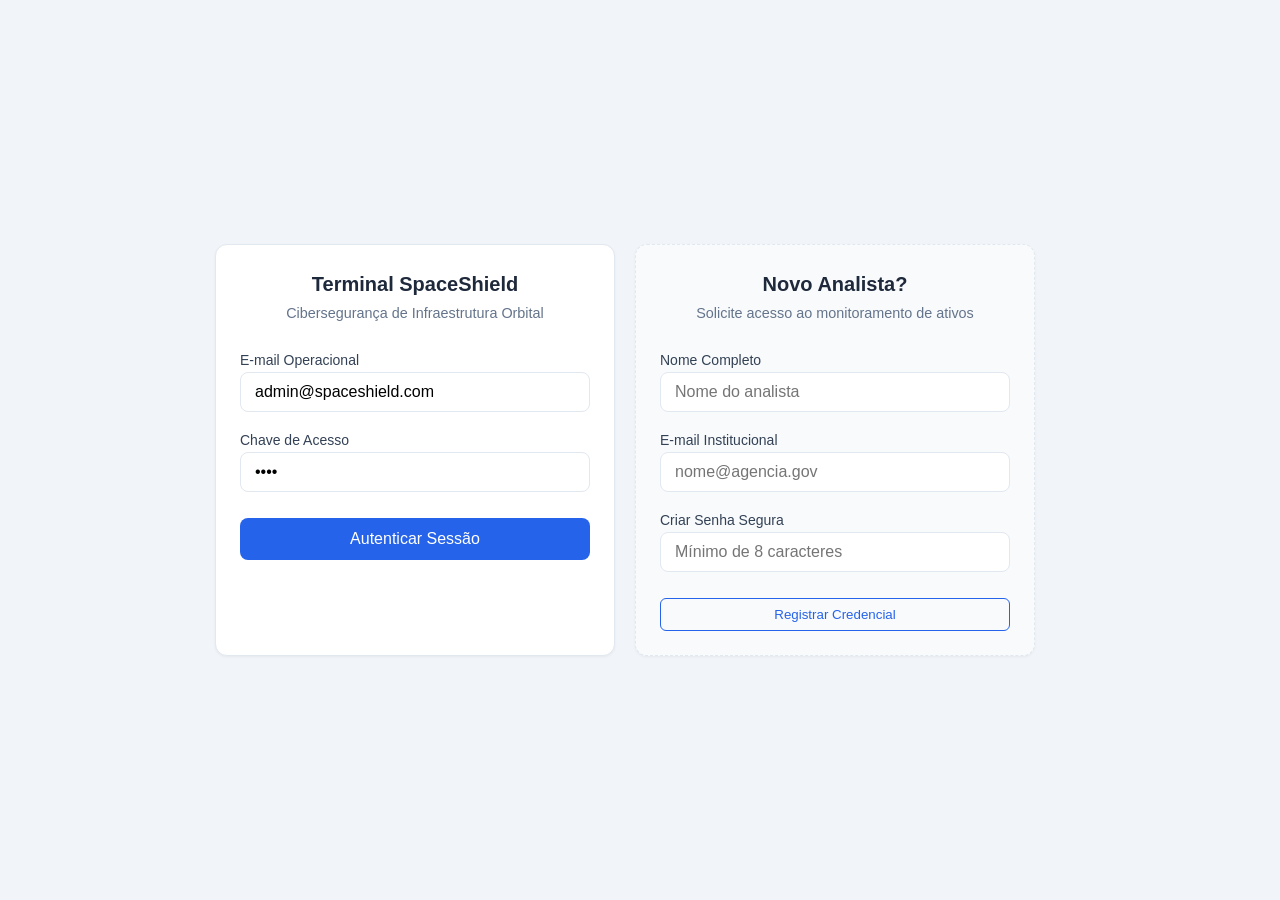
<file: app/src/main/templates/index.html>
<!DOCTYPE html>
<html lang="pt-BR">
<head>
    <meta charset="UTF-8">
    <title>SpaceShield - Dashboard</title>
    <link rel="stylesheet" href="../resources/style.css">
</head>
<body>
    <div class="app-container">
        <nav class="navbar">
            <div>
                <h1>Centro de Operações de Segurança (SOC)</h1>
                <p>Bem-vindo, <strong id="logged-user-name">...</strong></p>
            </div>
            <div class="nav-links">
                <a href="index.html" class="active">Visão Geral</a>
                <a href="satellites.html">Satélites</a>
                <a href="alerts.html">Eventos de Risco</a>
                <a href="reports.html">Relatórios</a>
                <a href="#" id="logout-btn" style="color: var(--danger);">Sair</a>
            </div>
        </nav>

        <div class="dashboard-grid">
            <div class="card stat-card">
                <p>Ativos Monitorados</p>
                <div id="sat-counter" class="stat-value">0</div>
                <p>Protegendo GPS, Comms e Bancos</p>
            </div>

            <div class="card stat-card">
                <p>Ameaças Ativas</p>
                <div id="alert-counter" class="stat-value text-danger">0</div>
                <p>Requer bloqueio de IP imediato</p>
            </div>

            <div class="card stat-card">
                <p>Nível de Risco Global</p>
                <div class="stat-value" style="color: var(--warning);">ELEVADO</div>
                <p>Varredura de vulnerabilidades ativa</p>
            </div>
        </div>

        <div class="card" style="margin-bottom: 24px;">
            <div style="display: flex; justify-content: space-between; align-items: center; margin-bottom: 16px;">
                <h2>Tráfego e Eventos Recentes</h2>
                <a href="alerts.html" class="btn-secondary">Histórico de Incidentes</a>
            </div>
            <p id="empty-activity-msg">O tráfego de dados orbitais está limpo nas últimas 24 horas.</p>

            <div id="alert-feed" style="display: flex; flex-direction: column; gap: 12px;"></div>
        </div>

        <div class="card" style="border: 1px dashed var(--danger); background-color: var(--danger-bg);">
            <div style="display: flex; align-items: center; gap: 10px; margin-bottom: 16px;">
                <span class="badge badge-danger">Ambiente de Teste</span>
                <h2 style="margin: 0; font-size: 1.1rem; color: #7f1d1d;">Simular Vetor de Ataque (Red Team)</h2>
            </div>
            <p style="margin-bottom: 20px; font-size: 0.9rem; color: #991b1b;">
                Módulo de injeção de falhas para demonstração acadêmica. Simule tentativas de invasão para testar a resposta do SpaceShield.
            </p>

            <form id="simulation-form" style="display: flex; gap: 16px; align-items: flex-end; flex-wrap: wrap;">
                <div style="flex: 1; min-width: 150px;">
                    <label style="color: #7f1d1d;" for="sim-id">ID do Satélite Alvo</label>
                    <input type="number" id="sim-id" placeholder="Ex: 7290" required style="border-color: #fca5a5;">
                </div>
                <div style="flex: 1.5; min-width: 200px;">
                    <label style="color: #7f1d1d;" for="sim-type">Classificação da Ameaça</label>
                    <input type="text" id="sim-type" placeholder="Ex: Invasão, Spoofing, DDoS" required style="border-color: #fca5a5;">
                </div>
                <div style="flex: 2; min-width: 250px;">
                    <label style="color: #7f1d1d;" for="sim-desc">Logs Capturados</label>
                    <input type="text" id="sim-desc" placeholder="Detalhes técnicos do payload..." required style="border-color: #fca5a5;">
                </div>
                <button type="submit" class="btn-primary" style="background-color: var(--danger); border: none;">Injetar Ameaça</button>
            </form>
        </div>
    </div>

    <script src="../resources/app.js"></script>
</body>
</html>
</file>
<file: app/src/main/resources/style.css>
:root {
    --primary: #2563eb;       /* Royal Blue */
    --primary-hover: #1d4ed8;
    --bg-main: #f8fafc;       /* Very light gray/blue */
    --surface: #ffffff;
    --text-main: #1e293b;
    --text-muted: #64748b;
    --border: #e2e8f0;
    --danger: #ef4444;
    --danger-bg: #fef2f2;
    --warning: #f59e0b;
    --success: #10b981;
}

* {
    margin: 0;
    padding: 0;
    box-sizing: border-box;
    font-family: -apple-system, BlinkMacSystemFont, "Segoe UI", Roboto, Helvetica, Arial, sans-serif;
}

body {
    background-color: var(--bg-main);
    color: var(--text-main);
    line-height: 1.5;
    -webkit-font-smoothing: antialiased;
}

/* Layout */
.app-container {
    max-width: 1100px;
    margin: 0 auto;
    padding: 40px 20px;
}

.center-layout {
    display: flex;
    align-items: center;
    justify-content: center;
    min-height: 100vh;
    background-color: #f1f5f9;
}

/* Typography */
h1 { font-size: 1.75rem; font-weight: 700; color: #0f172a; margin-bottom: 0.5rem; }
h2 { font-size: 1.25rem; font-weight: 600; margin-bottom: 1rem; }
p { color: var(--text-muted); }
.text-danger { color: var(--danger); font-weight: 600; }

/* Cards & Panels */
.card {
    background: var(--surface);
    border: 1px solid var(--border);
    border-radius: 12px;
    padding: 24px;
    box-shadow: 0 1px 3px rgba(0, 0, 0, 0.05);
}

.auth-card {
    width: 100%;
    max-width: 400px;
    text-align: center;
}

/* Forms */
.form-group {
    display: flex;
    flex-direction: column;
    gap: 16px;
    margin-top: 24px;
    text-align: left;
}

label {
    font-size: 0.875rem;
    font-weight: 500;
    color: #334155;
}

input {
    width: 100%;
    padding: 10px 14px;
    border: 1px solid var(--border);
    border-radius: 8px;
    font-size: 1rem;
    transition: border-color 0.2s;
    outline: none;
}

input:focus { border-color: var(--primary); box-shadow: 0 0 0 3px rgba(37, 99, 235, 0.1); }

/* Buttons */
.btn-primary {
    background-color: var(--primary);
    color: white;
    border: none;
    padding: 12px 20px;
    border-radius: 8px;
    font-size: 1rem;
    font-weight: 500;
    cursor: pointer;
    transition: background-color 0.2s;
    text-align: center;
    text-decoration: none;
}

.btn-primary:hover { background-color: var(--primary-hover); }

.btn-secondary {
    background-color: transparent;
    color: var(--primary);
    border: 1px solid var(--primary);
    padding: 8px 16px;
    border-radius: 6px;
    font-weight: 500;
    cursor: pointer;
    text-decoration: none;
    display: inline-block;
}

.btn-secondary:hover { background-color: #eff6ff; }

/* Top Navigation */
.navbar {
    display: flex;
    justify-content: space-between;
    align-items: center;
    margin-bottom: 40px;
    padding-bottom: 20px;
    border-bottom: 1px solid var(--border);
}

.nav-links a {
    color: var(--text-muted);
    text-decoration: none;
    margin-left: 24px;
    font-weight: 500;
    transition: color 0.2s;
}

.nav-links a:hover { color: var(--primary); }
.nav-links a.active { color: var(--primary); }

/* Dashboard Grid */
.dashboard-grid {
    display: grid;
    grid-template-columns: repeat(auto-fit, minmax(250px, 1fr));
    gap: 20px;
    margin-bottom: 30px;
}

.stat-card {
    display: flex;
    flex-direction: column;
}

.stat-value {
    font-size: 2.5rem;
    font-weight: 700;
    color: #0f172a;
    margin: 8px 0;
}

/* Tables */
.table-wrapper {
    overflow-x: auto;
}

table {
    width: 100%;
    border-collapse: collapse;
    margin-top: 10px;
}

th, td {
    padding: 14px 16px;
    text-align: left;
    border-bottom: 1px solid var(--border);
}

th {
    background-color: #f8fafc;
    color: var(--text-muted);
    font-weight: 600;
    font-size: 0.875rem;
    text-transform: uppercase;
    letter-spacing: 0.05em;
}

tr:last-child td { border-bottom: none; }

/* Badges */
.badge {
    padding: 4px 10px;
    border-radius: 9999px;
    font-size: 0.75rem;
    font-weight: 600;
    text-transform: uppercase;
}

.badge-success { background-color: #d1fae5; color: #065f46; }
.badge-warning { background-color: #fef3c7; color: #92400e; }
.badge-danger { background-color: var(--danger-bg); color: var(--danger); }
</file>
